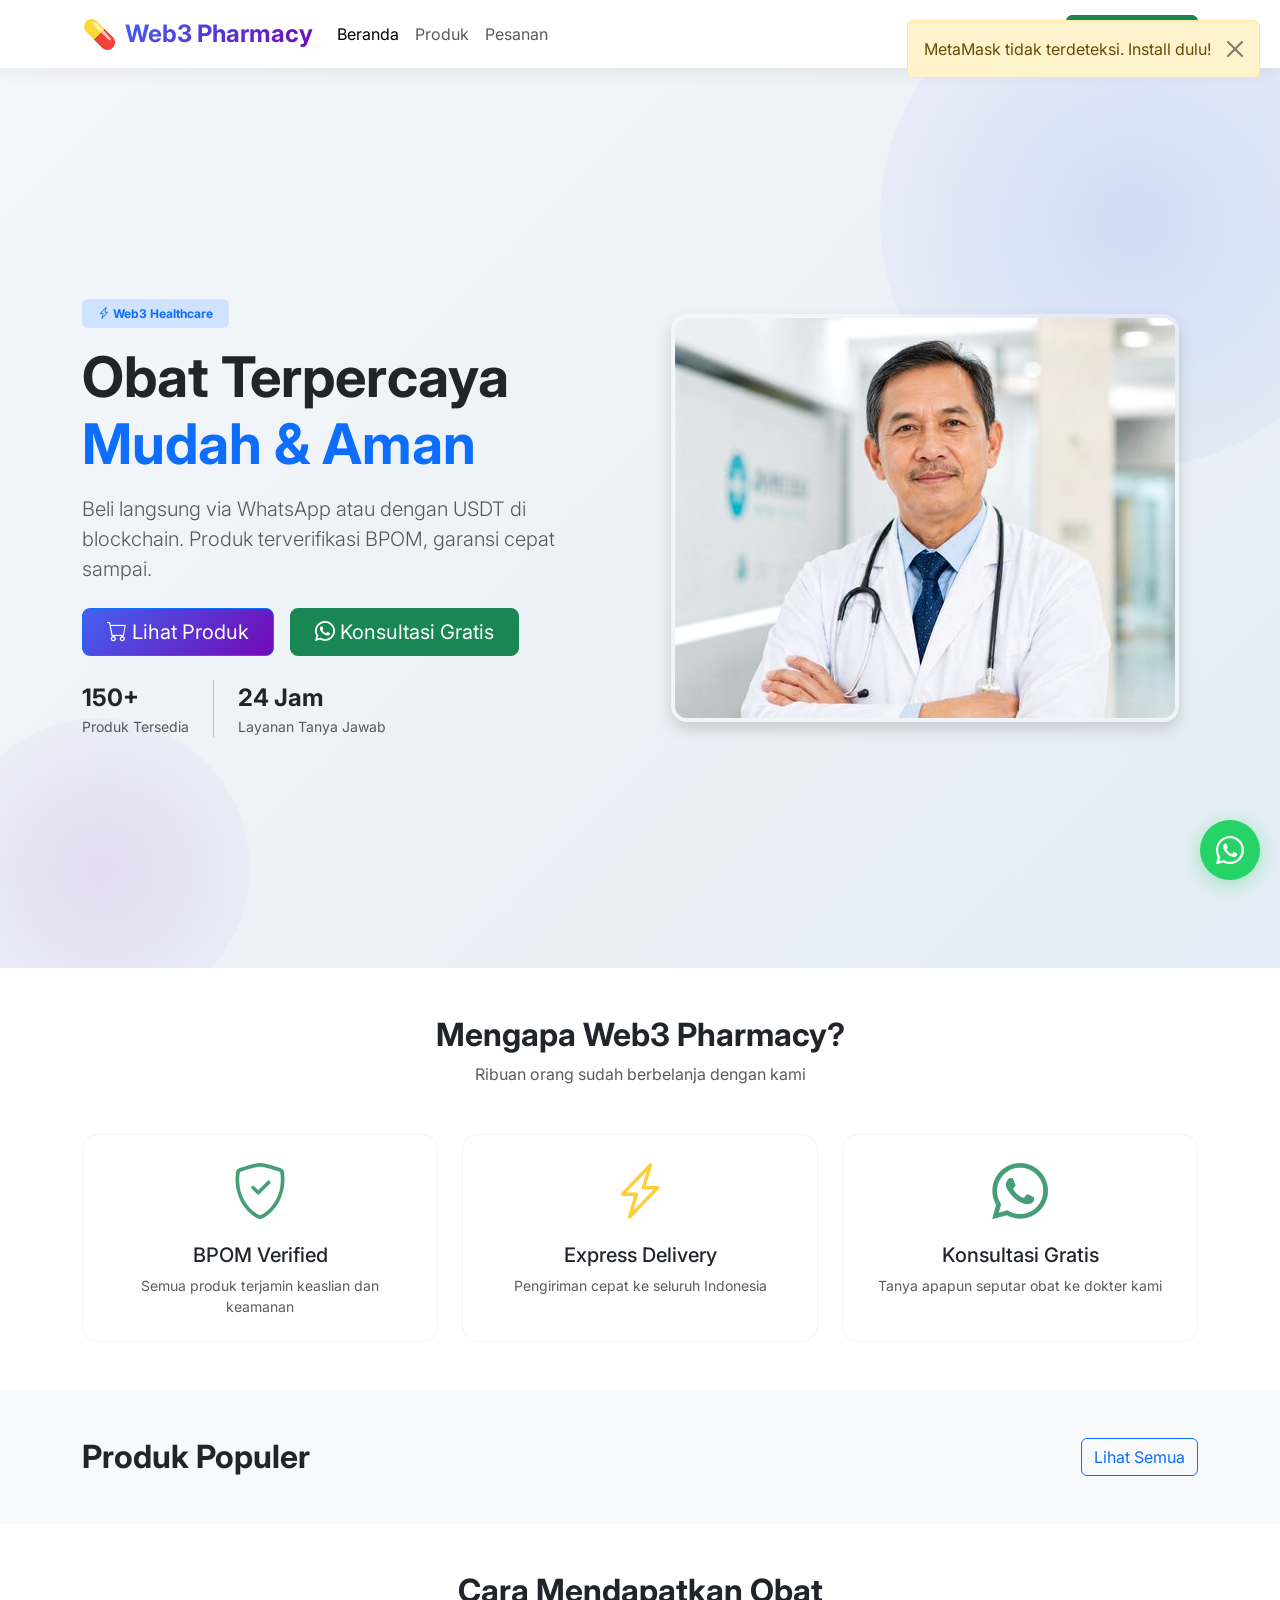
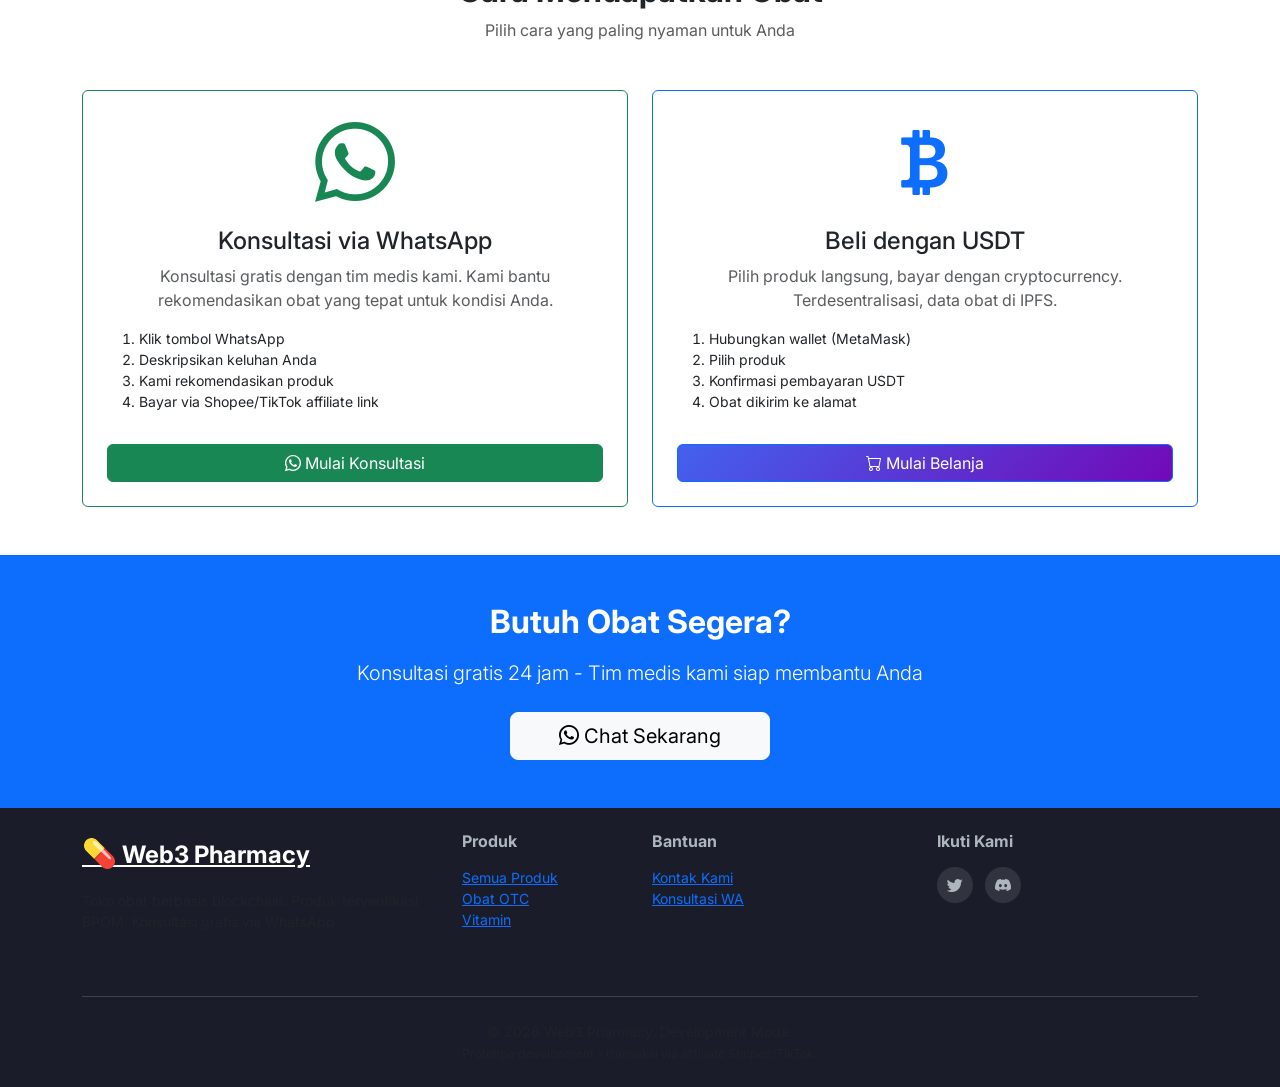
<file: index.html>
<!DOCTYPE html>
<html lang="id">
<head>
    <meta charset="UTF-8">
    <meta name="viewport" content="width=device-width, initial-scale=1.0">
    <title>Web3 Pharmacy - Toko Obat Berbasis Blockchain</title>
    <meta name="description" content="Beli obat dengan USDT, aman, transparan. Atau konsultasi via WhatsApp untuk produk affiliate Shopee & TikTok Shop.">
    <link rel="stylesheet" href="css/style.css">
    <link href="https://cdn.jsdelivr.net/npm/bootstrap@5.3.0/dist/css/bootstrap.min.css" rel="stylesheet">
    <link rel="stylesheet" href="https://cdn.jsdelivr.net/npm/bootstrap-icons@1.10.0/font/bootstrap-icons.css">
    <link href="https://fonts.googleapis.com/css2?family=Inter:wght@300;400;500;600;700&display=swap" rel="stylesheet">
</head>
<body>
    <!-- WhatsApp Float Button -->
    <a href="https://wa.me/6281234567890?text=Halo%20Web3%20Pharmacy%2C%20saya%20ingin%20konsultasi%20obat" 
       class="whatsapp-float" target="_blank" aria-label="Konsultasi via WhatsApp">
        <i class="bi bi-whatsapp"></i>
    </a>

    <!-- Navbar -->
    <nav class="navbar navbar-expand-lg navbar-modern sticky-top">
        <div class="container">
            <a class="navbar-brand" href="index.html">
                <span class="brand-icon">💊</span>
                <span class="brand-text">Web3 Pharmacy</span>
            </a>
            <button class="navbar-toggler" type="button" data-bs-toggle="collapse" data-bs-target="#navbarNav">
                <span class="navbar-toggler-icon"></span>
            </button>
            <div class="collapse navbar-collapse" id="navbarNav">
                <ul class="navbar-nav me-auto">
                    <li class="nav-item"><a class="nav-link active" href="index.html">Beranda</a></li>
                    <li class="nav-item"><a class="nav-link" href="products.html">Produk</a></li>
                    <li class="nav-item"><a class="nav-link" href="orders.html">Pesanan</a></li>
                </ul>
                <a href="https://wa.me/6281234567890?text=Halo%20Web3%20Pharmacy" 
                   class="btn btn-success btn-wa-nav" target="_blank">
                    <i class="bi bi-whatsapp-fill"></i> Konsultasi WA
                </a>
            </div>
        </div>
    </nav>

    <!-- Hero Section - Clean & Direct -->
    <section class="hero-section py-5">
        <div class="container">
            <div class="row align-items-center">
                <div class="col-lg-6">
                    <span class="badge bg-primary-subtle text-primary mb-3 px-3 py-2">
                        <i class="bi bi-lightning-charge"></i> Web3 Healthcare
                    </span>
                    <h1 class="display-4 fw-bold mb-3">
                        Obat Terpercaya<br>
                        <span class="text-primary">Mudah & Aman</span>
                    </h1>
                    <p class="lead mb-4 text-muted">
                        Beli langsung via WhatsApp atau dengan USDT di blockchain.
                        Produk terverifikasi BPOM, garansi cepat sampai.
                    </p>
                    
                    <div class="d-flex flex-column flex-sm-row gap-3">
                        <a href="products.html" class="btn btn-primary btn-lg px-4 flex-fill flex-sm-grow-0">
                            <i class="bi bi-cart"></i> Lihat Produk
                        </a>
                        <a href="https://wa.me/6281234567890" class="btn btn-success btn-lg px-4 flex-fill flex-sm-grow-0" target="_blank">
                            <i class="bi bi-whatsapp"></i> Konsultasi Gratis
                        </a>
                    </div>
                    
                    <div class="mt-4 d-flex align-items-center gap-4">
                        <div>
                            <strong class="fs-4">150+</strong>
                            <small class="text-muted d-block">Produk Tersedia</small>
                        </div>
                        <div class="vr"></div>
                        <div>
                            <strong class="fs-4">24 Jam</strong>
                            <small class="text-muted d-block">Layanan Tanya Jawab</small>
                        </div>
                    </div>
                </div>
                <div class="col-lg-6 d-none d-lg-block text-center">
                    <img src="gambar/dokter-beranda-compressed.jpg" 
                         alt="Dokter Profesional" 
                         class="img-fluid rounded-4 shadow doctor-image">
                </div>
            </div>
        </div>
    </section>

    <!-- Features Section -->
    <section class="py-5">
        <div class="container">
            <div class="text-center mb-5">
                <h2 class="fw-bold">Mengapa Web3 Pharmacy?</h2>
                <p class="text-muted">Ribuan orang sudah berbelanja dengan kami</p>
            </div>
            <div class="row g-4">
                <div class="col-md-4">
                    <div class="feature-card text-center p-4 h-100">
                        <div class="feature-icon mb-3">
                            <i class="bi bi-shield-check display-4 text-success"></i>
                        </div>
                        <h5>BPOM Verified</h5>
                        <p class="text-muted small mb-0">Semua produk terjamin keaslian dan keamanan</p>
                    </div>
                </div>
                <div class="col-md-4">
                    <div class="feature-card text-center p-4 h-100">
                        <div class="feature-icon mb-3">
                            <i class="bi bi-lightning-charge display-4 text-warning"></i>
                        </div>
                        <h5>Express Delivery</h5>
                        <p class="text-muted small mb-0">Pengiriman cepat ke seluruh Indonesia</p>
                    </div>
                </div>
                <div class="col-md-4">
                    <div class="feature-card text-center p-4 h-100">
                        <div class="feature-icon mb-3">
                            <i class="bi bi-whatsapp display-4 text-success"></i>
                        </div>
                        <h5>Konsultasi Gratis</h5>
                        <p class="text-muted small mb-0">Tanya apapun seputar obat ke dokter kami</p>
                    </div>
                </div>
            </div>
        </div>
    </section>

    <!-- Featured Products -->
    <section class="py-5 bg-light">
        <div class="container">
            <div class="d-flex justify-content-between align-items-center mb-4">
                <h2 class="fw-bold mb-0">Produk Populer</h2>
                <a href="products.html" class="btn btn-outline-primary">Lihat Semua</a>
            </div>
            <div class="row g-4" id="featured-products">
                <!-- Products loaded from JSON -->
            </div>
        </div>
    </section>

    <!-- How It Works - Simple 2 Options -->
    <section class="py-5">
        <div class="container">
            <div class="text-center mb-5">
                <h2 class="fw-bold">Cara Mendapatkan Obat</h2>
                <p class="text-muted">Pilih cara yang paling nyaman untuk Anda</p>
            </div>
            
            <div class="row g-4">
                <!-- Option 1: WhatsApp -->
                <div class="col-md-6">
                    <div class="card h-100 border-success">
                        <div class="card-body text-center p-4">
                            <div class="mb-3">
                                <i class="bi bi-whatsapp text-success display-1"></i>
                            </div>
                            <h4 class="card-title">Konsultasi via WhatsApp</h4>
                            <p class="card-text text-muted">
                                Konsultasi gratis dengan tim medis kami. 
                                Kami bantu rekomendasikan obat yang tepat untuk kondisi Anda.
                            </p>
                            <ol class="text-start small">
                                <li>Klik tombol WhatsApp</li>
                                <li>Deskripsikan keluhan Anda</li>
                                <li>Kami rekomendasikan produk</li>
                                <li>Bayar via Shopee/TikTok affiliate link</li>
                            </ol>
                            <a href="https://wa.me/6281234567890" class="btn btn-success w-100 mt-3" target="_blank">
                                <i class="bi bi-whatsapp"></i> Mulai Konsultasi
                            </a>
                        </div>
                    </div>
                </div>
                
                <!-- Option 2: Web3 -->
                <div class="col-md-6">
                    <div class="card h-100 border-primary">
                        <div class="card-body text-center p-4">
                            <div class="mb-3">
                                <i class="bi bi-currency-bitcoin text-primary display-1"></i>
                            </div>
                            <h4 class="card-title">Beli dengan USDT</h4>
                            <p class="card-text text-muted">
                                Pilih produk langsung, bayar dengan cryptocurrency.
                                Terdesentralisasi, data obat di IPFS.
                            </p>
                            <ol class="text-start small">
                                <li>Hubungkan wallet (MetaMask)</li>
                                <li>Pilih produk</li>
                                <li>Konfirmasi pembayaran USDT</li>
                                <li>Obat dikirim ke alamat</li>
                            </ol>
                            <a href="products.html" class="btn btn-primary w-100 mt-3">
                                <i class="bi bi-cart"></i> Mulai Belanja
                            </a>
                        </div>
                    </div>
                </div>
            </div>
        </div>
    </section>

    <!-- CTA Banner -->
    <section class="py-5 bg-primary text-white">
        <div class="container text-center">
            <h2 class="fw-bold mb-3">Butuh Obat Segera?</h2>
            <p class="lead mb-4">
                Konsultasi gratis 24 jam - Tim medis kami siap membantu Anda
            </p>
            <a href="https://wa.me/6281234567890?text=Halo%20Web3%20Pharmacy%2C%20saya%20butuh%20bantuan%20untuk%20obat%20(%20%20)" 
               class="btn btn-light btn-lg px-5" target="_blank">
                <i class="bi bi-whatsapp"></i> Chat Sekarang
            </a>
        </div>
    </section>

    <!-- Footer -->
    <footer class="footer-modern py-4">
        <div class="container">
            <div class="row">
                <div class="col-lg-4 mb-4">
                    <a href="index.html" class="footer-brand mb-3 d-block">
                        <span class="brand-icon">💊</span> Web3 Pharmacy
                    </a>
                    <p class="text-muted small">
                        Toko obat berbasis blockchain. Produk terverifikasi BPOM.
                        Konsultasi gratis via WhatsApp.
                    </p>
                </div>
                <div class="col-lg-2 col-md-4 mb-4">
                    <h6 class="fw-bold mb-3">Produk</h6>
                    <ul class="list-unstyled small">
                        <li><a href="products.html">Semua Produk</a></li>
                        <li><a href="products.html?category=otc">Obat OTC</a></li>
                        <li><a href="products.html?category=vitamin">Vitamin</a></li>
                    </ul>
                </div>
                <div class="col-lg-3 col-md-4 mb-4">
                    <h6 class="fw-bold mb-3">Bantuan</h6>
                    <ul class="list-unstyled small">
                        <li><a href="https://wa.me/6281234567890" target="_blank">Kontak Kami</a></li>
                        <li><a href="https://wa.me/6281234567890" target="_blank">Konsultasi WA</a></li>
                    </ul>
                </div>
                <div class="col-lg-3 mb-4">
                    <h6 class="fw-bold mb-3">Ikuti Kami</h6>
                    <div class="social-links">
                        <a href="#" aria-label="Twitter"><i class="bi bi-twitter"></i></a>
                        <a href="#" aria-label="Discord"><i class="bi bi-discord"></i></a>
                    </div>
                </div>
            </div>
            <hr class="my-4">
            <p class="text-center small text-muted mb-0">
                &copy; 2026 Web3 Pharmacy. Development Mode.<br>
                <small>Prototipe development - transaksi via affiliate Shopee/TikTok.</small>
            </p>
        </div>
    </footer>

    <!-- JSON Data for Products -->
    <script src="data/products.json" type="application/json" id="products-data"></script>
    <script src="https://cdn.jsdelivr.net/npm/bootstrap@5.3.0/dist/js/bootstrap.bundle.min.js"></script>
    <script src="js/main.js"></script>
    <script>
        // Load featured products
        document.addEventListener('DOMContentLoaded', () => {
            const productsData = document.getElementById('products-data').textContent;
            const products = JSON.parse(productsData);
            
            const container = document.getElementById('featured-products');
            const featured = products.filter(p => p.featured).slice(0, 3);
            
            featured.forEach(product => {
                const col = document.createElement('div');
                col.className = 'col-md-4';
                col.innerHTML = `
                    <div class="card product-card h-100">
                        <img src="${product.image}" class="card-img-top" alt="${product.name}">
                        <div class="card-body d-flex flex-column">
                            <h5 class="card-title">${product.name}</h5>
                            <p class="card-text text-muted small flex-grow-1">${product.description}</p>
                            <div class="d-flex justify-content-between align-items-center mt-3">
                                <span class="h5 mb-0 text-primary">${product.price}</span>
                                <a href="products.html" class="btn btn-outline-primary btn-sm">Lihat</a>
                            </div>
                        </div>
                    </div>
                `;
                container.appendChild(col);
            });
        });
    </script>
</body>
</html>
</file>
<file: css/style.css>
/* Web3 Pharmacy - Modern Professional Styles */

:root {
    --primary: #4361ee;
    --primary-dark: #3a56e4;
    --secondary: #6c757d;
    --success: #28a745;
    --info: #17a2b8;
    --warning: #ffc107;
    --danger: #dc3545;
    --light: #f8f9fa;
    --dark: #212529;
    --gradient-start: #4361ee;
    --gradient-end: #7209b7;
}

* {
    font-family: 'Inter', system-ui, -apple-system, sans-serif;
}

/* Navbar */
.navbar-modern {
    background: rgba(255, 255, 255, 0.95);
    backdrop-filter: blur(10px);
    box-shadow: 0 2px 20px rgba(0, 0, 0, 0.08);
    padding: 1rem 0;
}

.navbar-modern .navbar-brand {
    font-weight: 700;
    font-size: 1.5rem;
    color: var(--dark);
    display: flex;
    align-items: center;
    gap: 0.5rem;
}

.brand-icon {
    font-size: 1.75rem;
}

.brand-text {
    background: linear-gradient(135deg, var(--gradient-start), var(--gradient-end));
    -webkit-background-clip: text;
    -webkit-text-fill-color: transparent;
    background-clip: text;
}

.btn-wallet {
    background: linear-gradient(135deg, var(--primary), var(--gradient-end));
    border: none;
    color: white;
    font-weight: 500;
}

.btn-wallet:hover {
    transform: translateY(-2px);
    box-shadow: 0 4px 15px rgba(67, 97, 238, 0.3);
}

.wallet-connected .badge {
    font-weight: 500;
}

/* Hero Section */
.hero-section {
    background: linear-gradient(135deg, #f5f7fa 0%, #e4edf5 100%);
    min-height: 100vh;
    display: flex;
    align-items: center;
    position: relative;
    overflow: hidden;
}

.hero-section::before {
    content: '';
    position: absolute;
    width: 500px;
    height: 500px;
    border-radius: 50%;
    background: radial-gradient(circle, rgba(67, 97, 238, 0.15), transparent);
    top: -100px;
    right: -100px;
}

.hero-section::after {
    content: '';
    position: absolute;
    width: 300px;
    height: 300px;
    border-radius: 50%;
    background: radial-gradient(circle, rgba(114, 9, 183, 0.1), transparent);
    bottom: -50px;
    left: -50px;
}

.min-vh-75 {
    min-height: 75vh;
}

.text-gradient {
    background: linear-gradient(135deg, var(--gradient-start), var(--gradient-end));
    -webkit-background-clip: text;
    -webkit-text-fill-color: transparent;
    background-clip: text;
}

/* Hero Image - Doctor Photo */
.doctor-image {
    object-fit: cover;
    object-position: center top;
    border: 4px solid rgba(255, 255, 255, 0.3);
    filter: saturate(1.1) contrast(1.05);
}

/* Floating Cards */
.hero-image {
    position: relative;
}

.floating-card {
    position: absolute;
    background: white;
    padding: 0.75rem 1rem;
    border-radius: 12px;
    box-shadow: 0 5px 20px rgba(0, 0, 0, 0.1);
    font-size: 0.85rem;
    display: flex;
    align-items: center;
    gap: 0.5rem;
    animation: float 3s ease-in-out infinite;
    max-width: 140px;
    z-index: 10;
}

.card-1 {
    top: 15%;
    right: 10%;
    animation-delay: 0s;
}

.card-2 {
    top: 40%;
    right: 5%;
    animation-delay: 1s;
}

.card-3 {
    bottom: 20%;
    right: 12%;
    animation-delay: 2s;
}

@keyframes float {
    0%, 100% { transform: translateY(0); }
    50% { transform: translateY(-15px); }
}

/* Stats */
.stats-section {
    background: white;
}

.stat-card h2 {
    font-size: 2.5rem;
}

/* Steps */
.step-card {
    padding: 2rem 1rem;
    transition: transform 0.3s;
}

.step-card:hover {
    transform: translateY(-5px);
}

.step-number {
    width: 40px;
    height: 40px;
    background: var(--primary);
    color: white;
    border-radius: 50%;
    display: flex;
    align-items: center;
    justify-content: center;
    font-weight: bold;
    margin: 0 auto 1rem;
}

/* Product Cards */
.product-card {
    border: none;
    border-radius: 16px;
    overflow: hidden;
    transition: all 0.3s;
    box-shadow: 0 5px 15px rgba(0, 0, 0, 0.05);
}

.product-card:hover {
    transform: translateY(-10px);
    box-shadow: 0 15px 30px rgba(0, 0, 0, 0.1);
}

.product-card .card-img-top {
    height: 180px;
    object-fit: cover;
}

/* Categories */
.category-card {
    background: white;
    padding: 2rem 1rem;
    border-radius: 16px;
    text-align: center;
    transition: all 0.3s;
    box-shadow: 0 5px 15px rgba(0, 0, 0, 0.05);
}

.category-card:hover {
    transform: translateY(-5px);
    box-shadow: 0 10px 25px rgba(0, 0, 0, 0.1);
}

.category-icon {
    width: 70px;
    height: 70px;
    border-radius: 50%;
    display: flex;
    align-items: center;
    justify-content: center;
    margin: 0 auto;
}

.category-icon i {
    font-size: 2rem;
}

/* CTA */
.cta-section {
    background: linear-gradient(135deg, var(--primary), var(--gradient-end));
    color: white;
    border-radius: 24px;
    margin: 0 1rem;
}

.cta-section h2,
.cta-section p {
    color: white;
}

/* Footer */
.footer-modern {
    background: #1a1d29;
    color: #adb5bd;
}

.footer-brand {
    font-size: 1.5rem;
    font-weight: 700;
    color: white;
    display: flex;
    align-items: center;
    gap: 0.5rem;
}

.social-links a {
    display: inline-block;
    width: 36px;
    height: 36px;
    background: rgba(255, 255, 255, 0.1);
    border-radius: 50%;
    text-align: center;
    line-height: 36px;
    margin-right: 0.5rem;
    color: #adb5bd;
    transition: all 0.3s;
}

.social-links a:hover {
    background: var(--primary);
    color: white;
    transform: translateY(-2px);
}

/* Buttons */
.btn-primary {
    background: linear-gradient(135deg, var(--primary), var(--gradient-end));
    border: none;
}

.btn-primary:hover {
    transform: translateY(-2px);
    box-shadow: 0 5px 20px rgba(67, 97, 238, 0.4);
}

/* Responsive */
@media (max-width: 768px) {
    .hero-section h1 {
        font-size: 2rem;
    }
    
    .navbar-modern .navbar-brand {
        font-size: 1.25rem;
    }
}

/* WhatsApp Float Button */
.whatsapp-float {
    position: fixed;
    bottom: 20px;
    right: 20px;
    background: #25D366;
    color: white;
    width: 60px;
    height: 60px;
    border-radius: 50%;
    display: flex;
    align-items: center;
    justify-content: center;
    font-size: 1.75rem;
    box-shadow: 0 4px 20px rgba(37, 211, 102, 0.4);
    z-index: 1000;
    transition: all 0.3s;
    animation: pulse 2s infinite;
}

.whatsapp-float:hover {
    transform: scale(1.1);
    color: white;
    box-shadow: 0 6px 25px rgba(37, 211, 102, 0.6);
}

@keyframes pulse {
    0%, 100% { box-shadow: 0 4px 20px rgba(37, 211, 102, 0.4); }
    50% { box-shadow: 0 4px 30px rgba(37, 211, 102, 0.7); }
}

.btn-wa-nav {
    background: #25D366;
    border: none;
    font-weight: 500;
}

.btn-wa-nav:hover {
    background: #128C7E;
    transform: translateY(-2px);
}

/* Features */
.feature-card {
    border-radius: 16px;
    border: 1px solid rgba(0, 0, 0, 0.05);
    transition: all 0.3s;
}

.feature-card:hover {
    transform: translateY(-5px);
    box-shadow: 0 10px 30px rgba(0, 0, 0, 0.08);
}

.feature-icon {
    opacity: 0.8;
}

/* Cards */
.card {
    border-radius: 16px;
    border: 1px solid rgba(0, 0, 0, 0.05);
}

.card-img-top {
    border-radius: 16px 16px 0 0;
}
</file>
